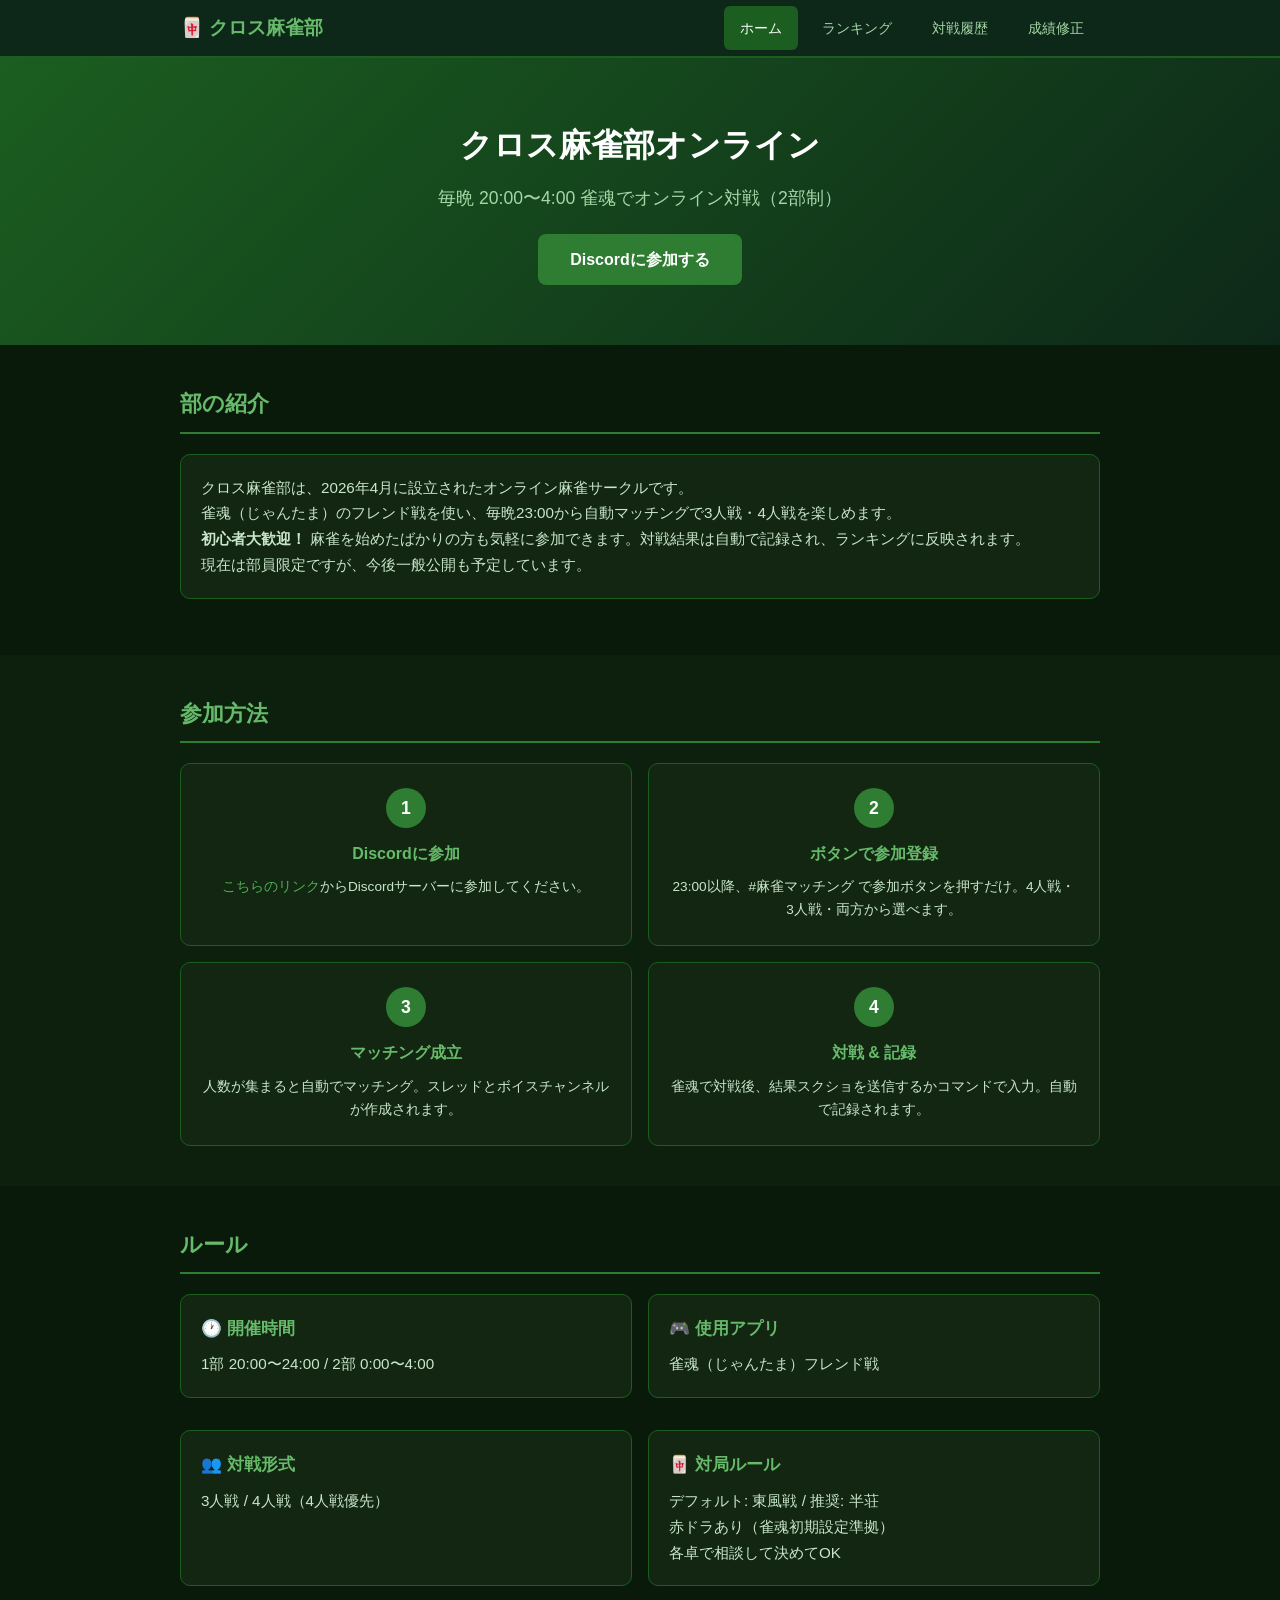
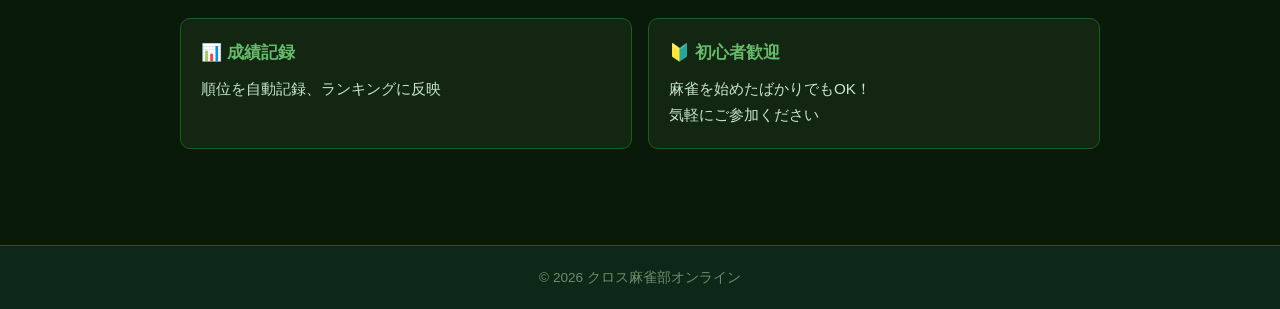
<file: クロス麻雀部オンライン/site/index.html>
<!DOCTYPE html>
<html lang="ja">
<head>
    <meta charset="UTF-8">
    <meta name="viewport" content="width=device-width, initial-scale=1.0">
    <meta name="apple-mobile-web-app-capable" content="yes">
    <title>クロス麻雀部オンライン</title>
    <link rel="stylesheet" href="css/style.css">
</head>
<body>
    <header>
        <div class="header-inner">
            <h1 class="logo">🀄 クロス麻雀部</h1>
            <nav class="nav-desktop">
                <a href="#" class="nav-link active" data-page="home">ホーム</a>
                <a href="#" class="nav-link" data-page="ranking">ランキング</a>
                <a href="#" class="nav-link" data-page="history">対戦履歴</a>
                <a href="#" class="nav-link" data-page="edit">成績修正</a>
            </nav>
            <button class="hamburger" aria-label="メニュー">
                <span></span><span></span><span></span>
            </button>
        </div>
        <nav class="nav-mobile">
            <a href="#" class="nav-link active" data-page="home">ホーム</a>
            <a href="#" class="nav-link" data-page="ranking">ランキング</a>
            <a href="#" class="nav-link" data-page="history">対戦履歴</a>
        </nav>
    </header>

    <!-- ホーム -->
    <main id="page-home" class="page active">
        <section class="hero">
            <div class="hero-inner">
                <h2>クロス麻雀部オンライン</h2>
                <p class="hero-sub">毎晩 20:00〜4:00 雀魂でオンライン対戦（2部制）</p>
                <a href="https://discord.gg/WSXZK75qug" target="_blank" class="hero-btn">Discordに参加する</a>
            </div>
        </section>

        <section class="section">
            <div class="container">
                <h3 class="section-title">部の紹介</h3>
                <div class="card">
                    <p>クロス麻雀部は、2026年4月に設立されたオンライン麻雀サークルです。</p>
                    <p>雀魂（じゃんたま）のフレンド戦を使い、毎晩23:00から自動マッチングで3人戦・4人戦を楽しめます。</p>
                    <p><strong>初心者大歓迎！</strong> 麻雀を始めたばかりの方も気軽に参加できます。対戦結果は自動で記録され、ランキングに反映されます。</p>
                    <p>現在は部員限定ですが、今後一般公開も予定しています。</p>
                </div>
            </div>
        </section>

        <section class="section section-alt">
            <div class="container">
                <h3 class="section-title">参加方法</h3>
                <div class="steps">
                    <div class="step-card">
                        <div class="step-number">1</div>
                        <h4>Discordに参加</h4>
                        <p><a href="https://discord.gg/WSXZK75qug" target="_blank">こちらのリンク</a>からDiscordサーバーに参加してください。</p>
                    </div>
                    <div class="step-card">
                        <div class="step-number">2</div>
                        <h4>ボタンで参加登録</h4>
                        <p>23:00以降、#麻雀マッチング で参加ボタンを押すだけ。4人戦・3人戦・両方から選べます。</p>
                    </div>
                    <div class="step-card">
                        <div class="step-number">3</div>
                        <h4>マッチング成立</h4>
                        <p>人数が集まると自動でマッチング。スレッドとボイスチャンネルが作成されます。</p>
                    </div>
                    <div class="step-card">
                        <div class="step-number">4</div>
                        <h4>対戦 & 記録</h4>
                        <p>雀魂で対戦後、結果スクショを送信するかコマンドで入力。自動で記録されます。</p>
                    </div>
                </div>
            </div>
        </section>

        <section class="section">
            <div class="container">
                <h3 class="section-title">ルール</h3>
                <div class="rules-grid">
                    <div class="card">
                        <h4>🕐 開催時間</h4>
                        <p>1部 20:00〜24:00 / 2部 0:00〜4:00</p>
                    </div>
                    <div class="card">
                        <h4>🎮 使用アプリ</h4>
                        <p>雀魂（じゃんたま）フレンド戦</p>
                    </div>
                    <div class="card">
                        <h4>👥 対戦形式</h4>
                        <p>3人戦 / 4人戦（4人戦優先）</p>
                    </div>
                    <div class="card">
                        <h4>🀄 対局ルール</h4>
                        <p>デフォルト: 東風戦 / 推奨: 半荘<br>赤ドラあり（雀魂初期設定準拠）<br>各卓で相談して決めてOK</p>
                    </div>
                    <div class="card">
                        <h4>📊 成績記録</h4>
                        <p>順位を自動記録、ランキングに反映</p>
                    </div>
                    <div class="card">
                        <h4>🔰 初心者歓迎</h4>
                        <p>麻雀を始めたばかりでもOK！<br>気軽にご参加ください</p>
                    </div>
                </div>
            </div>
        </section>
    </main>

    <!-- ランキング -->
    <main id="page-ranking" class="page">
        <section class="section">
            <div class="container">
                <h3 class="section-title">🏆 ランキング</h3>
                <div class="period-tabs">
                    <button class="period-tab active" data-period="all">通算</button>
                    <button class="period-tab" data-period="monthly">今月</button>
                </div>
                <div id="ranking-content" class="loading-state">読み込み中...</div>
            </div>
        </section>
    </main>

    <!-- 対戦履歴 -->
    <main id="page-history" class="page">
        <section class="section">
            <div class="container">
                <h3 class="section-title">📋 対戦履歴</h3>
                <div id="history-content" class="loading-state">読み込み中...</div>
            </div>
        </section>
    </main>

    <!-- 成績修正 -->
    <main id="page-edit" class="page">
        <section class="section">
            <div class="container">
                <h3 class="section-title">🛠 成績修正</h3>
                <div class="card">
                    <p>誤認識や入力ミスを修正できます。編集トークンが必要です。</p>
                    <div class="form-row">
                        <label>編集トークン:</label>
                        <input type="password" id="edit-token" placeholder="管理者に確認">
                        <button class="btn-primary" onclick="saveToken()">保存</button>
                    </div>
                </div>
                <details class="card" style="margin-bottom:20px;">
                    <summary style="cursor:pointer; color:#66bb6a; font-weight:600;">👥 メンバー管理（名前変更・削除）</summary>
                    <div id="members-content" style="margin-top:12px;" class="loading-state">読み込み中...</div>
                </details>
                <div id="edit-content" class="loading-state">読み込み中...</div>
            </div>
        </section>
    </main>

    <footer>
        <div class="container">
            <p>&copy; 2026 クロス麻雀部オンライン</p>
        </div>
    </footer>

    <script src="js/app.js"></script>
</body>
</html>
</file>
<file: クロス麻雀部オンライン/site/css/style.css>
/* ========== Reset & Base ========== */
* { margin: 0; padding: 0; box-sizing: border-box; }
html { scroll-behavior: smooth; }
body {
    font-family: -apple-system, BlinkMacSystemFont, 'Segoe UI', 'Hiragino Sans', sans-serif;
    background: #0a1a0a;
    color: #e0e8e0;
    line-height: 1.7;
    min-height: 100vh;
}
a { color: #4caf50; text-decoration: none; }

/* ========== Header ========== */
header {
    background: #0d2818;
    border-bottom: 2px solid #1b5e20;
    position: sticky;
    top: 0;
    z-index: 100;
}
.header-inner {
    max-width: 960px;
    margin: 0 auto;
    padding: 0 20px;
    height: 56px;
    display: flex;
    align-items: center;
    justify-content: space-between;
}
.logo {
    font-size: 1.2em;
    color: #66bb6a;
    white-space: nowrap;
}
.nav-desktop { display: flex; gap: 8px; }
.nav-mobile { display: none; flex-direction: column; background: #0d2818; }
.nav-link {
    padding: 10px 16px;
    color: #a5d6a7;
    border-radius: 6px;
    font-size: 0.9em;
    transition: background 0.2s;
}
.nav-link:hover, .nav-link.active {
    background: #1b5e20;
    color: #fff;
}

/* Hamburger */
.hamburger {
    display: none;
    background: none;
    border: none;
    cursor: pointer;
    padding: 8px;
    flex-direction: column;
    gap: 5px;
}
.hamburger span {
    display: block;
    width: 24px;
    height: 2px;
    background: #a5d6a7;
    transition: 0.3s;
}

/* ========== Hero ========== */
.hero {
    background: linear-gradient(135deg, #1b5e20 0%, #0d2818 100%);
    padding: 60px 20px;
    text-align: center;
}
.hero h2 {
    font-size: 2em;
    color: #fff;
    margin-bottom: 12px;
}
.hero-sub {
    font-size: 1.1em;
    color: #a5d6a7;
}
.hero-btn {
    display: inline-block;
    margin-top: 20px;
    padding: 12px 32px;
    background: #2e7d32;
    color: #fff;
    border-radius: 8px;
    font-size: 1em;
    font-weight: 600;
    transition: background 0.2s;
}
.hero-btn:hover { background: #388e3c; color: #fff; }

/* ========== Sections ========== */
.container { max-width: 960px; margin: 0 auto; padding: 0 20px; }
.section { padding: 40px 0; }
.section-alt { background: #0d1f0d; }
.section-title {
    font-size: 1.4em;
    color: #66bb6a;
    margin-bottom: 20px;
    padding-bottom: 8px;
    border-bottom: 2px solid #2e7d32;
}

/* ========== Cards ========== */
.card {
    background: #122612;
    border: 1px solid #1b5e20;
    border-radius: 10px;
    padding: 20px;
    margin-bottom: 16px;
}
.card h4 {
    color: #66bb6a;
    margin-bottom: 8px;
    font-size: 1.05em;
}
.card p { color: #c8e6c9; font-size: 0.95em; }

/* Steps */
.steps {
    display: grid;
    grid-template-columns: repeat(2, 1fr);
    gap: 16px;
}
.step-card {
    background: #122612;
    border: 1px solid #1b5e20;
    border-radius: 10px;
    padding: 24px 20px;
    text-align: center;
}
.step-number {
    width: 40px;
    height: 40px;
    line-height: 40px;
    border-radius: 50%;
    background: #2e7d32;
    color: #fff;
    font-weight: bold;
    font-size: 1.1em;
    margin: 0 auto 12px;
}
.step-card h4 { color: #66bb6a; margin-bottom: 8px; }
.step-card p { color: #c8e6c9; font-size: 0.85em; }

/* Rules grid */
.rules-grid {
    display: grid;
    grid-template-columns: repeat(2, 1fr);
    gap: 16px;
}

/* ========== Period Tabs ========== */
.period-tabs {
    display: flex;
    gap: 8px;
    margin-bottom: 20px;
}
.period-tab {
    padding: 8px 20px;
    background: #122612;
    border: 1px solid #1b5e20;
    border-radius: 6px;
    color: #a5d6a7;
    cursor: pointer;
    font-size: 0.9em;
}
.period-tab.active {
    background: #2e7d32;
    border-color: #2e7d32;
    color: #fff;
}

/* ========== Ranking Table ========== */
#ranking-content {
    overflow-x: auto;
    -webkit-overflow-scrolling: touch;
}
.ranking-table {
    width: 100%;
    border-collapse: collapse;
    min-width: 720px;
}
.ranking-table th, .ranking-table td {
    padding: 12px 10px;
    text-align: left;
    border-bottom: 1px solid #1b3a1b;
    font-size: 0.9em;
}
.ranking-table th {
    background: #0d2818;
    color: #66bb6a;
    font-weight: 600;
    font-size: 0.8em;
    text-transform: uppercase;
}
.ranking-table tr:hover { background: #1a3a1a; }
.rank-1 { color: #ffd700; font-weight: bold; }
.rank-2 { color: #c0c0c0; }
.rank-3 { color: #cd7f32; }

/* ========== Match Cards ========== */
.match-card {
    background: #122612;
    border: 1px solid #1b5e20;
    border-radius: 8px;
    padding: 16px;
    margin-bottom: 12px;
}
.match-header {
    display: flex;
    justify-content: space-between;
    align-items: center;
    margin-bottom: 10px;
}
.match-date { font-size: 0.8em; color: #81c784; }
.match-type-badge {
    background: #2e7d32;
    color: #fff;
    padding: 2px 10px;
    border-radius: 4px;
    font-size: 0.75em;
}
.match-players { display: flex; flex-wrap: wrap; gap: 12px; }
.match-player { font-size: 0.9em; }

/* ========== Edit Form ========== */
.form-row {
    display: flex;
    gap: 8px;
    align-items: center;
    flex-wrap: wrap;
    margin-top: 10px;
}
.form-row label { color: #a5d6a7; font-size: 0.9em; }
.form-row input, .form-row select {
    background: #0d2818;
    border: 1px solid #1b5e20;
    color: #e0e8e0;
    padding: 6px 10px;
    border-radius: 6px;
    font-size: 0.9em;
}
.form-row input[type="number"] { width: 100px; }
.form-row input[type="password"] { flex: 1; min-width: 180px; }
.btn-primary, .btn-danger {
    padding: 6px 14px;
    border: none;
    border-radius: 6px;
    color: #fff;
    cursor: pointer;
    font-size: 0.85em;
}
.btn-primary { background: #2e7d32; }
.btn-primary:hover { background: #388e3c; }
.btn-danger { background: #c62828; }
.btn-danger:hover { background: #d32f2f; }
.edit-match-card .player-row {
    display: grid;
    grid-template-columns: auto 1fr 100px 100px auto;
    gap: 8px;
    align-items: center;
    padding: 8px;
    border-bottom: 1px solid #0d2818;
}
.edit-match-card .player-row:last-child { border-bottom: none; }

/* ========== States ========== */
.loading-state, .no-data {
    text-align: center;
    padding: 40px 20px;
    color: #6a8f6a;
    font-size: 0.95em;
}

/* ========== Pages ========== */
.page { display: none; }
.page.active { display: block; }

/* ========== Footer ========== */
footer {
    background: #0d2818;
    border-top: 1px solid #1b5e20;
    padding: 20px;
    text-align: center;
    color: #6a8f6a;
    font-size: 0.85em;
    margin-top: 40px;
}

/* ========== Responsive: Tablet ========== */
@media (max-width: 768px) {
    .nav-desktop { display: none; }
    .hamburger { display: flex; }
    .nav-mobile.open { display: flex; }
    .nav-mobile .nav-link {
        padding: 14px 20px;
        border-bottom: 1px solid #1b3a1b;
    }
    .hero h2 { font-size: 1.5em; }
    .hero { padding: 40px 20px; }
    .steps { grid-template-columns: 1fr; }
    .rules-grid { grid-template-columns: 1fr; }
}

/* ========== Responsive: Mobile ========== */
@media (max-width: 480px) {
    .header-inner { height: 50px; }
    .logo { font-size: 1em; }
    .hero h2 { font-size: 1.3em; }
    .hero-sub { font-size: 0.95em; }
    .section { padding: 28px 0; }
    .section-title { font-size: 1.2em; }
    .ranking-table th, .ranking-table td {
        padding: 8px 6px;
        font-size: 0.8em;
    }
    .match-players { flex-direction: column; gap: 4px; }
}
</file>
